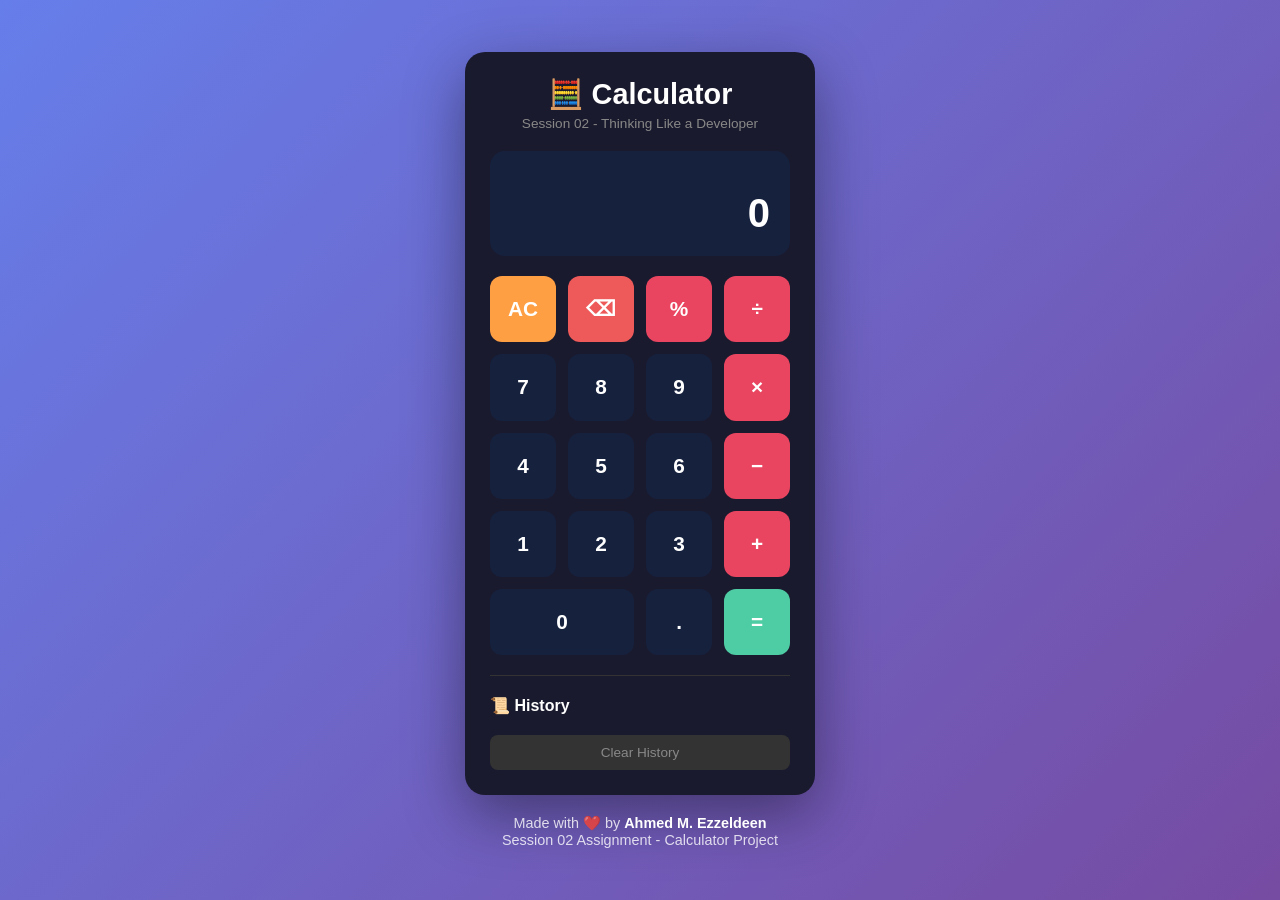
<file: Homework/Session 02/index.html>
<!DOCTYPE html>
<html lang="en">
<head>
    <meta charset="UTF-8">
    <meta name="viewport" content="width=device-width, initial-scale=1.0">
    <title>Calculator - Session 02 Project</title>
    <link rel="stylesheet" href="style.css">
</head>
<body>
    <div class="container">
        <div class="calculator">
            <h1>🧮 Calculator</h1>
            <p class="subtitle">Session 02 - Thinking Like a Developer</p>
            
            <!-- Display -->
            <div class="display">
                <div class="previous-operand" id="previousOperand"></div>
                <div class="current-operand" id="currentOperand">0</div>
            </div>
            
            <!-- Buttons -->
            <div class="buttons">
                <button class="btn btn-clear" onclick="clearAll()">AC</button>
                <button class="btn btn-delete" onclick="deleteLast()">⌫</button>
                <button class="btn btn-operator" onclick="appendOperator('%')">%</button>
                <button class="btn btn-operator" onclick="appendOperator('/')">÷</button>
                
                <button class="btn btn-number" onclick="appendNumber('7')">7</button>
                <button class="btn btn-number" onclick="appendNumber('8')">8</button>
                <button class="btn btn-number" onclick="appendNumber('9')">9</button>
                <button class="btn btn-operator" onclick="appendOperator('*')">×</button>
                
                <button class="btn btn-number" onclick="appendNumber('4')">4</button>
                <button class="btn btn-number" onclick="appendNumber('5')">5</button>
                <button class="btn btn-number" onclick="appendNumber('6')">6</button>
                <button class="btn btn-operator" onclick="appendOperator('-')">−</button>
                
                <button class="btn btn-number" onclick="appendNumber('1')">1</button>
                <button class="btn btn-number" onclick="appendNumber('2')">2</button>
                <button class="btn btn-number" onclick="appendNumber('3')">3</button>
                <button class="btn btn-operator" onclick="appendOperator('+')">+</button>
                
                <button class="btn btn-number btn-zero" onclick="appendNumber('0')">0</button>
                <button class="btn btn-number" onclick="appendDecimal()">.</button>
                <button class="btn btn-equals" onclick="calculate()">=</button>
            </div>
            
            <!-- Error Message -->
            <div class="error-message" id="errorMessage"></div>
            
            <!-- History -->
            <div class="history-section">
                <h3>📜 History</h3>
                <div class="history" id="history"></div>
                <button class="btn-clear-history" onclick="clearHistory()">Clear History</button>
            </div>
        </div>
        
        <!-- Footer -->
        <footer>
            <p>Made with ❤️ by <strong>Ahmed M. Ezzeldeen</strong></p>
            <p>Session 02 Assignment - Calculator Project</p>
        </footer>
    </div>
    
    <script src="script.js"></script>
</body>
</html>
</file>
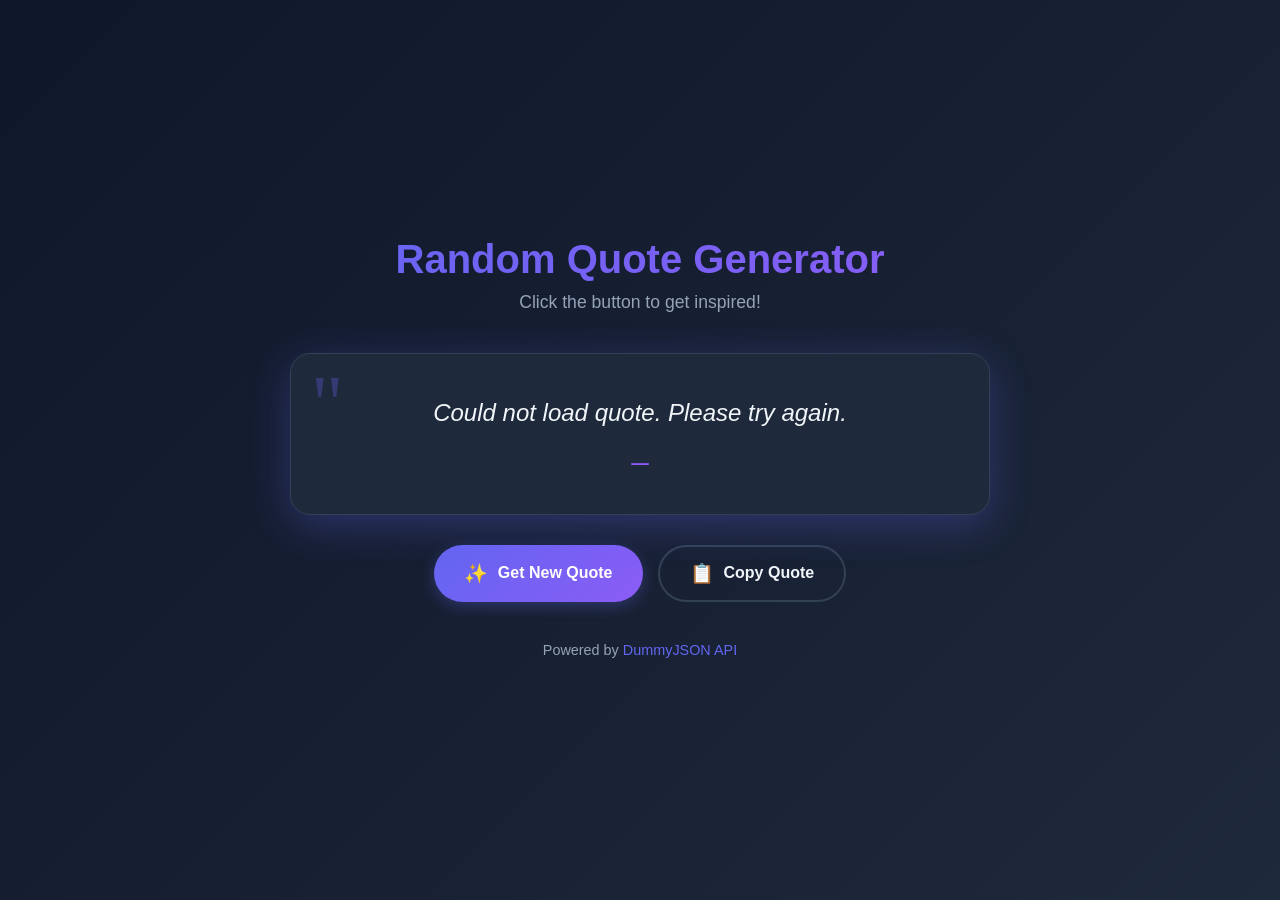
<file: Homework/session 10/quote-app/index.html>
<!DOCTYPE html>
<html lang="en">
<head>
    <meta charset="UTF-8">
    <meta name="viewport" content="width=device-width, initial-scale=1.0">
    <title>Random Quote Generator</title>
    <link rel="stylesheet" href="style.css">
</head>
<body>
    <div class="container">
        <header>
            <h1>Random Quote Generator</h1>
            <p class="subtitle">Click the button to get inspired!</p>
        </header>

        <main class="quote-card">
            <div class="quote-icon">"</div>
            <p id="quote-text" class="quote-text">Click the button to get a quote</p>
            <p id="quote-author" class="quote-author"></p>
        </main>

        <div class="actions">
            <button id="new-quote" class="btn btn-primary">
                <span class="btn-icon">✨</span>
                Get New Quote
            </button>
            <button id="copy-quote" class="btn btn-secondary">
                <span class="btn-icon">📋</span>
                Copy Quote
            </button>
        </div>

        <div id="notification" class="notification"></div>

        <footer>
            <p>Powered by <a href="https://dummyjson.com" target="_blank">DummyJSON API</a></p>
        </footer>
    </div>

    <script src="script.js"></script>
</body>
</html>
</file>
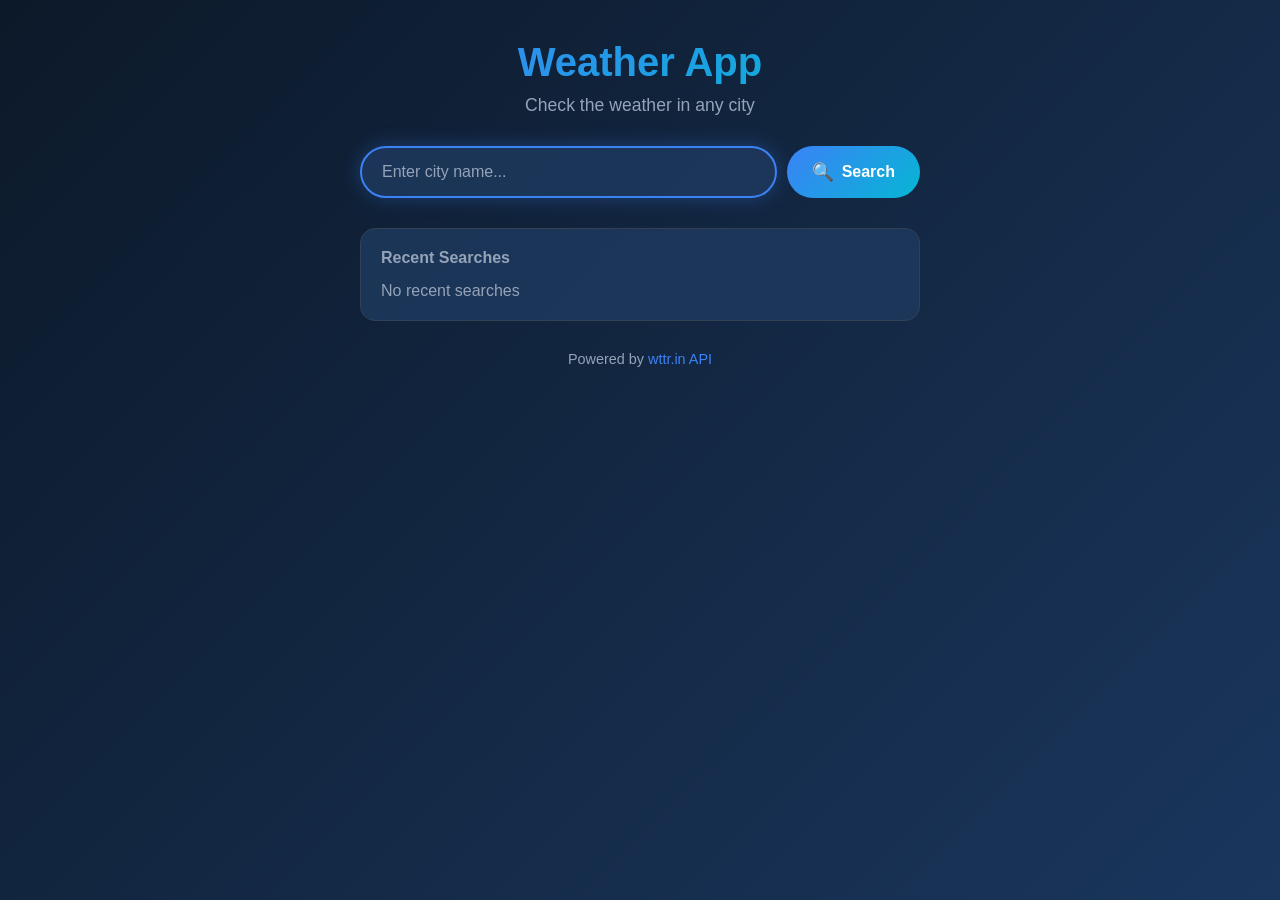
<file: Homework/session 10/weather-app/index.html>
<!DOCTYPE html>
<html lang="en">
<head>
    <meta charset="UTF-8">
    <meta name="viewport" content="width=device-width, initial-scale=1.0">
    <title>Weather App</title>
    <link rel="stylesheet" href="style.css">
</head>
<body>
    <div class="container">
        <header>
            <h1>Weather App</h1>
            <p class="subtitle">Check the weather in any city</p>
        </header>

        <div class="search-box">
            <input
                type="text"
                id="city-input"
                placeholder="Enter city name..."
                autocomplete="off"
            >
            <button id="search-btn" class="btn-search">
                <span class="search-icon">🔍</span>
                Search
            </button>
        </div>

        <main id="weather-result" class="weather-card hidden">
            <!-- Weather content will be inserted here -->
        </main>

        <div id="loading" class="loading hidden">
            <div class="spinner"></div>
            <p>Fetching weather data...</p>
        </div>

        <div id="error-message" class="error-message hidden">
            <span class="error-icon">⚠️</span>
            <p id="error-text">City not found. Please try again.</p>
        </div>

        <div class="recent-searches" id="recent-searches">
            <h3>Recent Searches</h3>
            <div id="recent-list" class="recent-list"></div>
        </div>

        <footer>
            <p>Powered by <a href="https://wttr.in" target="_blank">wttr.in API</a></p>
        </footer>
    </div>

    <script src="script.js"></script>
</body>
</html>
</file>
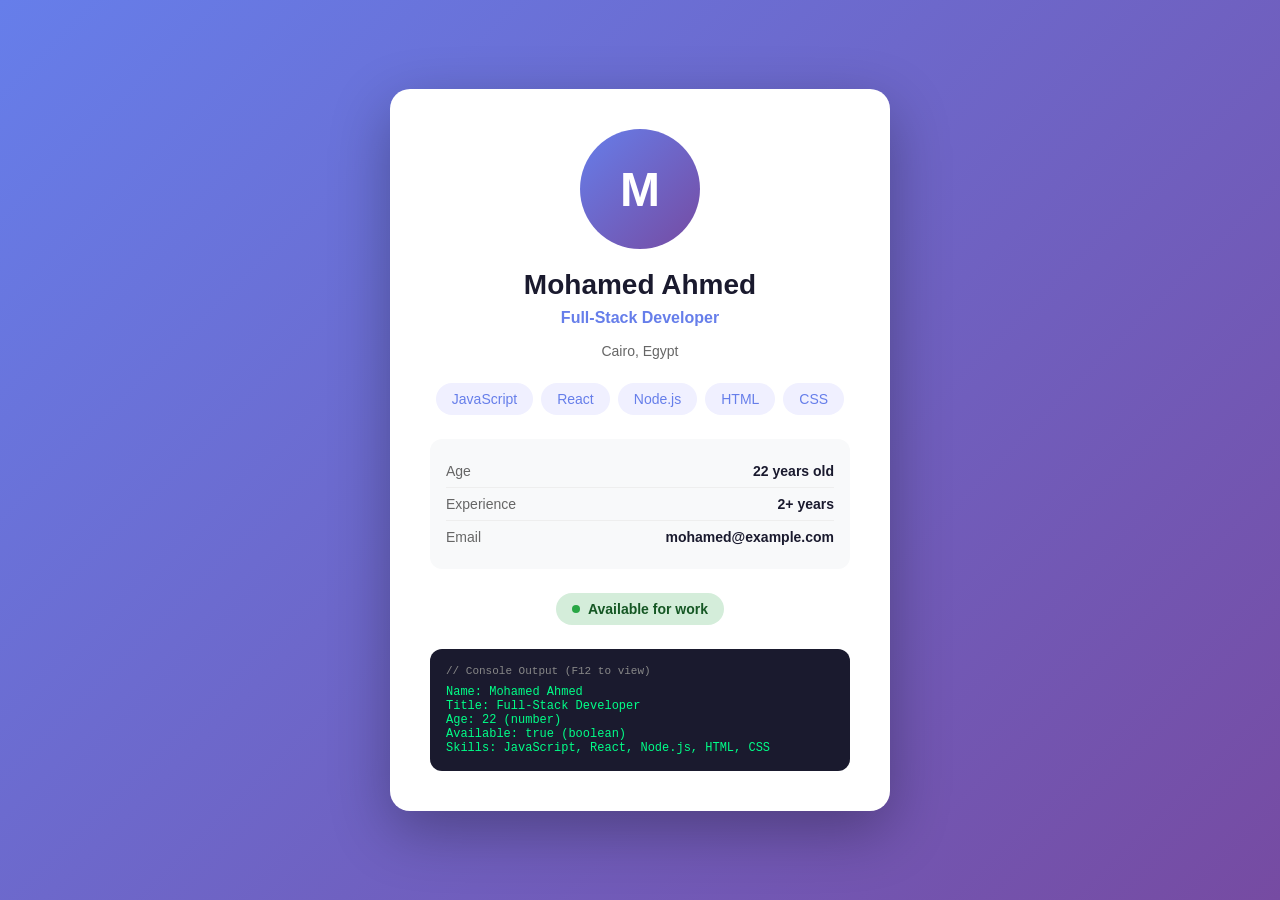
<file: Homework/session 05/portfolio.html>
<!DOCTYPE html>
<html lang="en">
<head>
    <meta charset="UTF-8">
    <meta name="viewport" content="width=device-width, initial-scale=1.0">
    <title>My Portfolio - Session 05</title>
    <style>
        * {
            margin: 0;
            padding: 0;
            box-sizing: border-box;
        }
        
        body {
            font-family: -apple-system, BlinkMacSystemFont, 'Segoe UI', Roboto, sans-serif;
            background: linear-gradient(135deg, #667eea 0%, #764ba2 100%);
            min-height: 100vh;
            display: flex;
            align-items: center;
            justify-content: center;
            padding: 20px;
        }
        
        .card {
            background: white;
            border-radius: 20px;
            padding: 40px;
            max-width: 500px;
            width: 100%;
            box-shadow: 0 20px 60px rgba(0, 0, 0, 0.3);
            text-align: center;
        }
        
        .avatar {
            width: 120px;
            height: 120px;
            background: linear-gradient(135deg, #667eea 0%, #764ba2 100%);
            border-radius: 50%;
            margin: 0 auto 20px;
            display: flex;
            align-items: center;
            justify-content: center;
            font-size: 48px;
            color: white;
            font-weight: bold;
        }
        
        .name {
            font-size: 28px;
            font-weight: 700;
            color: #1a1a2e;
            margin-bottom: 8px;
        }
        
        .title {
            font-size: 16px;
            color: #667eea;
            font-weight: 600;
            margin-bottom: 16px;
        }
        
        .location {
            font-size: 14px;
            color: #666;
            margin-bottom: 24px;
        }
        
        .skills {
            display: flex;
            flex-wrap: wrap;
            gap: 8px;
            justify-content: center;
            margin-bottom: 24px;
        }
        
        .skill {
            background: #f0f0ff;
            color: #667eea;
            padding: 8px 16px;
            border-radius: 20px;
            font-size: 14px;
            font-weight: 500;
        }
        
        .info {
            background: #f8f9fa;
            border-radius: 12px;
            padding: 16px;
            margin-bottom: 24px;
        }
        
        .info-item {
            display: flex;
            justify-content: space-between;
            padding: 8px 0;
            border-bottom: 1px solid #eee;
        }
        
        .info-item:last-child {
            border-bottom: none;
        }
        
        .info-label {
            color: #666;
            font-size: 14px;
        }
        
        .info-value {
            font-weight: 600;
            color: #1a1a2e;
            font-size: 14px;
        }
        
        .status {
            display: inline-flex;
            align-items: center;
            gap: 8px;
            background: #d4edda;
            color: #155724;
            padding: 8px 16px;
            border-radius: 20px;
            font-size: 14px;
            font-weight: 600;
        }
        
        .status-dot {
            width: 8px;
            height: 8px;
            background: #28a745;
            border-radius: 50%;
        }
        
        .output {
            margin-top: 24px;
            padding: 16px;
            background: #1a1a2e;
            border-radius: 12px;
            color: #00ff88;
            font-family: 'Courier New', monospace;
            font-size: 12px;
            text-align: left;
            max-height: 200px;
            overflow-y: auto;
        }
        
        .output-title {
            color: #888;
            margin-bottom: 8px;
            font-size: 11px;
        }
    </style>
</head>
<body>
    <div class="card">
        <div class="avatar" id="avatar">M</div>
        <h1 class="name" id="name">Loading...</h1>
        <p class="title" id="title">Loading...</p>
        <p class="location" id="location">Loading...</p>
        
        <div class="skills" id="skills">
            <!-- Skills will be added by JavaScript -->
        </div>
        
        <div class="info">
            <div class="info-item">
                <span class="info-label">Age</span>
                <span class="info-value" id="age">-</span>
            </div>
            <div class="info-item">
                <span class="info-label">Experience</span>
                <span class="info-value" id="experience">-</span>
            </div>
            <div class="info-item">
                <span class="info-label">Email</span>
                <span class="info-value" id="email">-</span>
            </div>
        </div>
        
        <div class="status" id="status">
            <span class="status-dot"></span>
            <span>Available for work</span>
        </div>
        
        <div class="output">
            <div class="output-title">// Console Output (F12 to view)</div>
            <div id="console-output"></div>
        </div>
    </div>

    <script>
        // =============================================
        // Session 05 - Portfolio Script
        // Topic: Variables, Data Types, console.log()
        // =============================================

        // ===== Personal Information =====
        const fullName = "Mohamed Ahmed";        // String
        let jobTitle = "Full-Stack Developer";  // String
        let age = 22;                            // Number
        let city = "Cairo";                     // String
        let country = "Egypt";                  // String
        let isAvailable = true;                 // Boolean
        let yearsOfExperience = 2;              // Number
        let email = "mohamed@example.com";      // String

        // ===== Skills Array =====
        // Note: We'll learn arrays in Session 08
        let skills = ["JavaScript", "React", "Node.js", "HTML", "CSS"];

        // ===== Log to Console =====
        console.log("========== Profile Data ==========");
        console.log("Name:", fullName);
        console.log("Title:", jobTitle);
        console.log("Age:", age);
        console.log("Location:", city + ", " + country);
        console.log("Available:", isAvailable);
        console.log("Experience:", yearsOfExperience + " years");
        console.log("Email:", email);
        
        console.log("\n========== Data Types ==========");
        console.log("typeof fullName:", typeof fullName);           // string
        console.log("typeof jobTitle:", typeof jobTitle);           // string
        console.log("typeof age:", typeof age);                     // number
        console.log("typeof isAvailable:", typeof isAvailable);     // boolean
        console.log("typeof yearsOfExperience:", typeof yearsOfExperience); // number

        // ===== Update the HTML =====
        document.getElementById("avatar").textContent = fullName.charAt(0);
        document.getElementById("name").textContent = fullName;
        document.getElementById("title").textContent = jobTitle;
        document.getElementById("location").textContent = city + ", " + country;
        document.getElementById("age").textContent = age + " years old";
        document.getElementById("experience").textContent = yearsOfExperience + "+ years";
        document.getElementById("email").textContent = email;

        // ===== Add Skills to HTML =====
        let skillsContainer = document.getElementById("skills");
        for (let i = 0; i < skills.length; i++) {
            let skillElement = document.createElement("span");
            skillElement.className = "skill";
            skillElement.textContent = skills[i];
            skillsContainer.appendChild(skillElement);
        }

        // ===== Update Status =====
        if (isAvailable) {
            document.getElementById("status").innerHTML = '<span class="status-dot"></span><span>Available for work</span>';
        } else {
            document.getElementById("status").innerHTML = '<span>Currently not available</span>';
            document.getElementById("status").style.background = "#fff3cd";
            document.getElementById("status").style.color = "#856404";
        }

        // ===== Display Console Output in Page =====
        let consoleOutput = document.getElementById("console-output");
        consoleOutput.innerHTML = 
            "Name: " + fullName + "<br>" +
            "Title: " + jobTitle + "<br>" +
            "Age: " + age + " (" + typeof age + ")<br>" +
            "Available: " + isAvailable + " (" + typeof isAvailable + ")<br>" +
            "Skills: " + skills.join(", ");

        // ===== Additional Practice =====
        // Try changing these values and see what happens!
        console.log("\n========== Practice ==========");
        
        // Using const for values that shouldn't change
        const PORTFOLIO_VERSION = "1.0.0";
        const CREATION_YEAR = 2024;
        
        console.log("Portfolio Version:", PORTFOLIO_VERSION);
        console.log("Created:", CREATION_YEAR);
        console.log("typeof PORTFOLIO_VERSION:", typeof PORTFOLIO_VERSION);
        console.log("typeof CREATION_YEAR:", typeof CREATION_YEAR);

        // Special data types
        let futureProject;                    // undefined
        let completedProject = null;          // null
        
        console.log("\nfutureProject:", futureProject);
        console.log("typeof futureProject:", typeof futureProject);
        console.log("completedProject:", completedProject);
        console.log("typeof completedProject:", typeof completedProject); // "object" - JS quirk!
    </script>
</body>
</html>
</file>
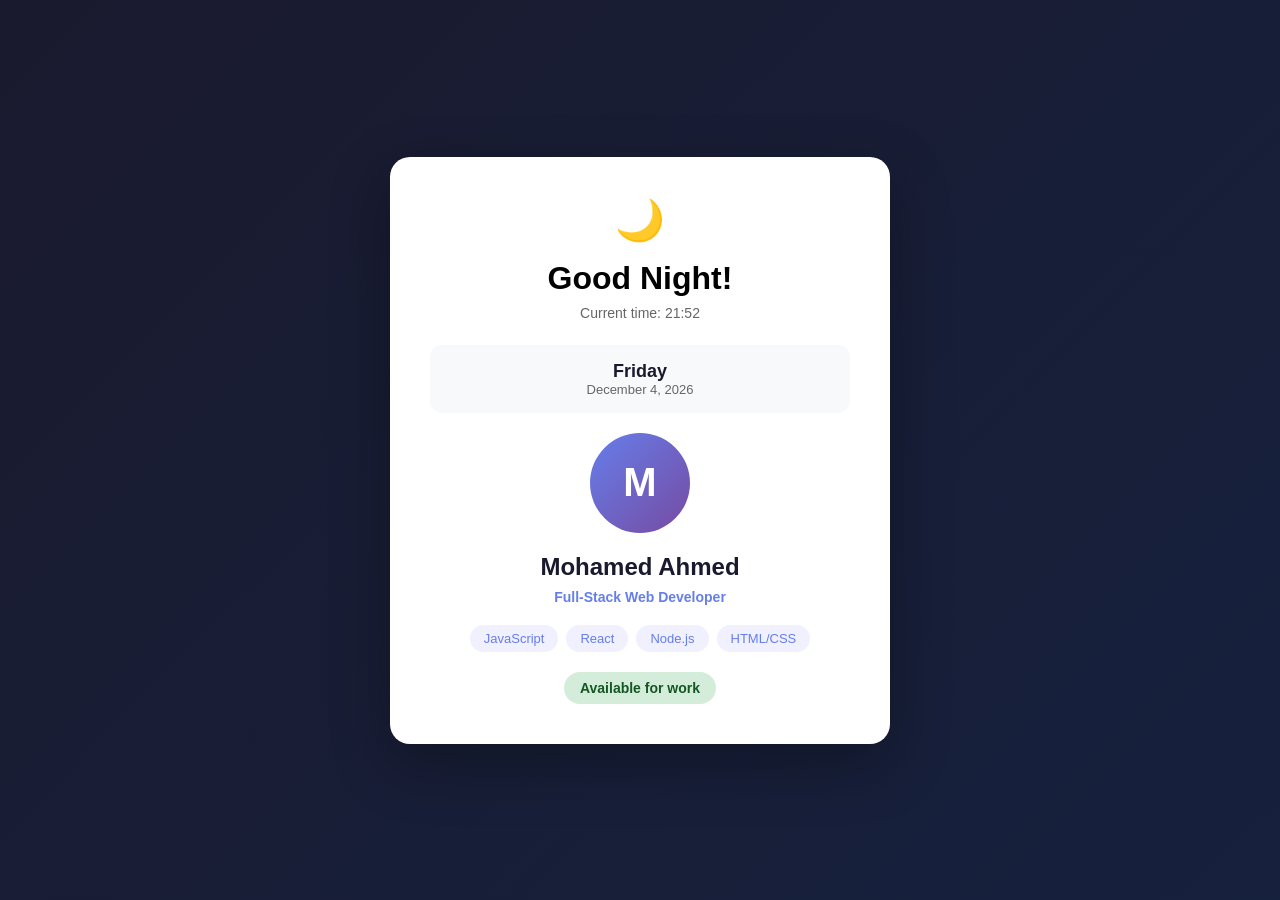
<file: Homework/session 06/portfolio-greeting.html>
<!DOCTYPE html>
<html lang="en">
<head>
    <meta charset="UTF-8">
    <meta name="viewport" content="width=device-width, initial-scale=1.0">
    <title>Portfolio with Time Greeting - Session 06</title>
    <style>
        * {
            margin: 0;
            padding: 0;
            box-sizing: border-box;
        }
        
        body {
            font-family: -apple-system, BlinkMacSystemFont, 'Segoe UI', Roboto, sans-serif;
            background: linear-gradient(135deg, #1a1a2e 0%, #16213e 100%);
            min-height: 100vh;
            display: flex;
            align-items: center;
            justify-content: center;
            padding: 20px;
        }
        
        .card {
            background: white;
            border-radius: 20px;
            padding: 40px;
            max-width: 500px;
            width: 100%;
            box-shadow: 0 20px 60px rgba(0, 0, 0, 0.3);
            text-align: center;
        }
        
        .greeting {
            font-size: 32px;
            font-weight: 700;
            margin-bottom: 8px;
        }
        
        .time {
            font-size: 14px;
            color: #666;
            margin-bottom: 24px;
        }
        
        .avatar {
            width: 100px;
            height: 100px;
            background: linear-gradient(135deg, #667eea 0%, #764ba2 100%);
            border-radius: 50%;
            margin: 0 auto 20px;
            display: flex;
            align-items: center;
            justify-content: center;
            font-size: 40px;
            color: white;
            font-weight: bold;
        }
        
        .name {
            font-size: 24px;
            font-weight: 700;
            color: #1a1a2e;
            margin-bottom: 8px;
        }
        
        .title {
            font-size: 14px;
            color: #667eea;
            font-weight: 600;
            margin-bottom: 20px;
        }
        
        .skills {
            display: flex;
            flex-wrap: wrap;
            gap: 8px;
            justify-content: center;
            margin-bottom: 20px;
        }
        
        .skill {
            background: #f0f0ff;
            color: #667eea;
            padding: 6px 14px;
            border-radius: 20px;
            font-size: 13px;
            font-weight: 500;
        }
        
        .day-info {
            background: #f8f9fa;
            border-radius: 12px;
            padding: 16px;
            margin-bottom: 20px;
        }
        
        .day-name {
            font-size: 18px;
            font-weight: 600;
            color: #1a1a2e;
        }
        
        .date-full {
            font-size: 13px;
            color: #666;
        }
        
        .status {
            display: inline-flex;
            align-items: center;
            gap: 8px;
            background: #d4edda;
            color: #155724;
            padding: 8px 16px;
            border-radius: 20px;
            font-size: 14px;
            font-weight: 600;
        }
        
        .icon {
            font-size: 40px;
            margin-bottom: 16px;
        }
    </style>
</head>
<body>
    <div class="card">
        <div class="icon" id="greeting-icon">☀️</div>
        <h1 class="greeting" id="greeting">Loading...</h1>
        <p class="time" id="time">--:--</p>
        
        <div class="day-info">
            <div class="day-name" id="day-name">Loading...</div>
            <div class="date-full" id="date-full">Loading...</div>
        </div>
        
        <div class="avatar">M</div>
        <h2 class="name">Mohamed Ahmed</h2>
        <p class="title">Full-Stack Web Developer</p>
        
        <div class="skills">
            <span class="skill">JavaScript</span>
            <span class="skill">React</span>
            <span class="skill">Node.js</span>
            <span class="skill">HTML/CSS</span>
        </div>
        
        <div class="status">
            <span>Available for work</span>
        </div>
    </div>

    <script>
        // =============================================
        // Session 06 - Portfolio Time Greeting
        // Topic: new Date(), getHours(), if/else, switch
        // =============================================

        // ===== Get Current Date and Time =====
        let now = new Date();
        let hour = now.getHours();
        let minutes = now.getMinutes();
        let day = now.getDay();        // 0-6 (Sunday-Saturday)
        let date = now.getDate();
        let month = now.getMonth();    // 0-11
        let year = now.getFullYear();

        // ===== Time Greeting with if/else =====
        let greeting;
        let greetingIcon;

        if (hour < 12) {
            greeting = "Good Morning!";
            greetingIcon = "☀️";
        } else if (hour < 17) {
            greeting = "Good Afternoon!";
            greetingIcon = "🌤️";
        } else if (hour < 21) {
            greeting = "Good Evening!";
            greetingIcon = "🌅";
        } else {
            greeting = "Good Night!";
            greetingIcon = "🌙";
        }

        // Update the greeting
        document.getElementById("greeting").textContent = greeting;
        document.getElementById("greeting-icon").textContent = greetingIcon;

        // ===== Format Time =====
        let formattedMinutes = minutes < 10 ? "0" + minutes : minutes;
        let timeString = hour + ":" + formattedMinutes;
        document.getElementById("time").textContent = "Current time: " + timeString;

        // ===== Day Name with switch =====
        let dayName;
        switch (day) {
            case 0:
                dayName = "Sunday";
                break;
            case 1:
                dayName = "Monday";
                break;
            case 2:
                dayName = "Tuesday";
                break;
            case 3:
                dayName = "Wednesday";
                break;
            case 4:
                dayName = "Thursday";
                break;
            case 5:
                dayName = "Friday";
                break;
            case 6:
                dayName = "Saturday";
                break;
            default:
                dayName = "Unknown";
        }

        document.getElementById("day-name").textContent = dayName;

        // ===== Month Name with switch =====
        let monthName;
        switch (month) {
            case 0: monthName = "January"; break;
            case 1: monthName = "February"; break;
            case 2: monthName = "March"; break;
            case 3: monthName = "April"; break;
            case 4: monthName = "May"; break;
            case 5: monthName = "June"; break;
            case 6: monthName = "July"; break;
            case 7: monthName = "August"; break;
            case 8: monthName = "September"; break;
            case 9: monthName = "October"; break;
            case 10: monthName = "November"; break;
            case 11: monthName = "December"; break;
            default: monthName = "Unknown";
        }

        let fullDate = monthName + " " + date + ", " + year;
        document.getElementById("date-full").textContent = fullDate;

        // ===== Console Output =====
        console.log("========== Date & Time Info ==========");
        console.log("Hour:", hour);
        console.log("Minutes:", minutes);
        console.log("Day (0-6):", day, "->", dayName);
        console.log("Month (0-11):", month, "->", monthName);
        console.log("Date:", date);
        console.log("Year:", year);
        console.log("Greeting:", greeting);
        console.log("Full Date:", fullDate);

        // ===== Additional Practice: Time-based Messages =====
        let activity;

        if (hour >= 5 && hour < 9) {
            activity = "Perfect time for coding practice!";
        } else if (hour >= 9 && hour < 12) {
            activity = "Great time to work on projects!";
        } else if (hour >= 12 && hour < 14) {
            activity = "Lunch break time! 🍽️";
        } else if (hour >= 14 && hour < 18) {
            activity = "Afternoon coding session!";
        } else if (hour >= 18 && hour < 21) {
            activity = "Evening review time!";
        } else {
            activity = "Time to rest and recharge!";
        }

        console.log("Activity suggestion:", activity);

        // ===== Working Hours Check =====
        let isWorkingHours = hour >= 9 && hour < 17;
        console.log("Is working hours (9-17)?", isWorkingHours);

        // ===== Weekend Check =====
        let isWeekend = day === 0 || day === 6;
        console.log("Is weekend?", isWeekend, dayName);

        // ===== Days until Friday =====
        let daysUntilFriday = (5 - day + 7) % 7;
        if (daysUntilFriday === 0) {
            console.log("It's Friday! 🎉");
        } else {
            console.log("Days until Friday:", daysUntilFriday);
        }
    </script>
</body>
</html>
</file>
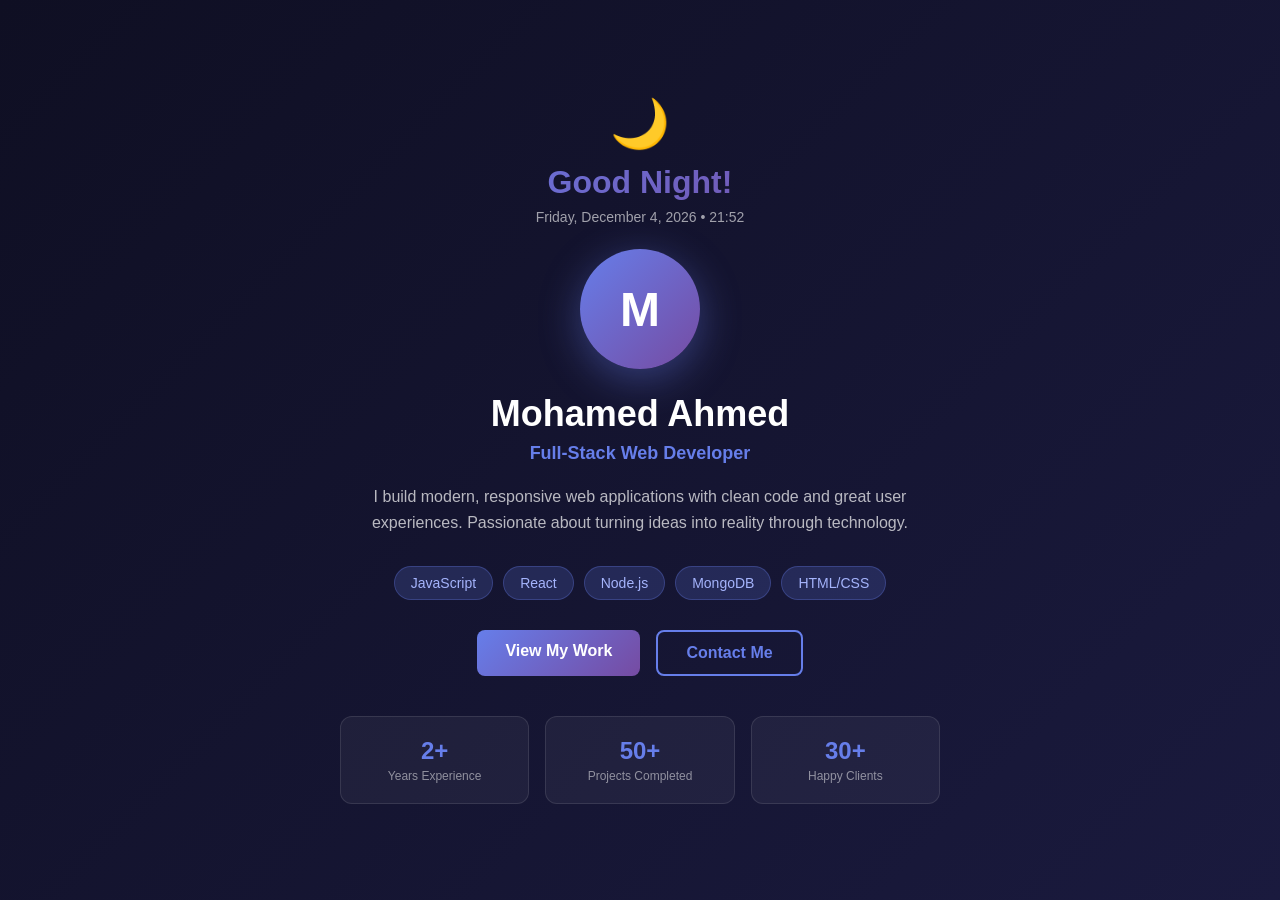
<file: Homework/session 07/portfolio-greeting.html>
<!DOCTYPE html>
<html lang="en">
<head>
    <meta charset="UTF-8">
    <meta name="viewport" content="width=device-width, initial-scale=1.0">
    <title>Portfolio with greetByTime() - Session 07</title>
    <style>
        * {
            margin: 0;
            padding: 0;
            box-sizing: border-box;
        }
        
        body {
            font-family: -apple-system, BlinkMacSystemFont, 'Segoe UI', Roboto, sans-serif;
            background: linear-gradient(135deg, #0f0f23 0%, #1a1a3e 100%);
            min-height: 100vh;
            color: white;
        }
        
        .hero {
            min-height: 100vh;
            display: flex;
            align-items: center;
            justify-content: center;
            padding: 20px;
        }
        
        .hero-content {
            text-align: center;
            max-width: 600px;
        }
        
        .greeting-container {
            margin-bottom: 24px;
        }
        
        .greeting-icon {
            font-size: 48px;
            margin-bottom: 12px;
        }
        
        .greeting-text {
            font-size: 32px;
            font-weight: 700;
            background: linear-gradient(135deg, #667eea 0%, #764ba2 100%);
            -webkit-background-clip: text;
            -webkit-text-fill-color: transparent;
            background-clip: text;
        }
        
        .time-display {
            font-size: 14px;
            color: rgba(255, 255, 255, 0.6);
            margin-top: 8px;
        }
        
        .avatar {
            width: 120px;
            height: 120px;
            background: linear-gradient(135deg, #667eea 0%, #764ba2 100%);
            border-radius: 50%;
            margin: 0 auto 24px;
            display: flex;
            align-items: center;
            justify-content: center;
            font-size: 48px;
            font-weight: 700;
            box-shadow: 0 10px 40px rgba(102, 126, 234, 0.4);
        }
        
        .name {
            font-size: 36px;
            font-weight: 700;
            margin-bottom: 8px;
        }
        
        .title {
            font-size: 18px;
            color: #667eea;
            font-weight: 600;
            margin-bottom: 20px;
        }
        
        .description {
            font-size: 16px;
            color: rgba(255, 255, 255, 0.7);
            margin-bottom: 30px;
            line-height: 1.6;
        }
        
        .skills {
            display: flex;
            flex-wrap: wrap;
            gap: 10px;
            justify-content: center;
            margin-bottom: 30px;
        }
        
        .skill {
            background: rgba(102, 126, 234, 0.2);
            border: 1px solid rgba(102, 126, 234, 0.3);
            color: #a5b4fc;
            padding: 8px 16px;
            border-radius: 20px;
            font-size: 14px;
            font-weight: 500;
        }
        
        .cta-buttons {
            display: flex;
            gap: 16px;
            justify-content: center;
            flex-wrap: wrap;
        }
        
        .btn {
            padding: 12px 28px;
            border-radius: 8px;
            font-size: 16px;
            font-weight: 600;
            cursor: pointer;
            transition: all 0.3s ease;
            text-decoration: none;
        }
        
        .btn-primary {
            background: linear-gradient(135deg, #667eea 0%, #764ba2 100%);
            color: white;
            border: none;
        }
        
        .btn-primary:hover {
            transform: translateY(-2px);
            box-shadow: 0 10px 30px rgba(102, 126, 234, 0.4);
        }
        
        .btn-outline {
            background: transparent;
            color: #667eea;
            border: 2px solid #667eea;
        }
        
        .btn-outline:hover {
            background: rgba(102, 126, 234, 0.1);
        }
        
        .info-cards {
            display: grid;
            grid-template-columns: repeat(3, 1fr);
            gap: 16px;
            margin-top: 40px;
        }
        
        .info-card {
            background: rgba(255, 255, 255, 0.05);
            border: 1px solid rgba(255, 255, 255, 0.1);
            border-radius: 12px;
            padding: 20px;
            text-align: center;
        }
        
        .info-card-value {
            font-size: 24px;
            font-weight: 700;
            color: #667eea;
        }
        
        .info-card-label {
            font-size: 12px;
            color: rgba(255, 255, 255, 0.5);
            margin-top: 4px;
        }
        
        @media (max-width: 600px) {
            .name { font-size: 28px; }
            .greeting-text { font-size: 24px; }
            .info-cards { grid-template-columns: 1fr; }
        }
    </style>
</head>
<body>
    <section class="hero">
        <div class="hero-content">
            <!-- Greeting Section - Updated by JavaScript -->
            <div class="greeting-container">
                <div class="greeting-icon" id="greetingIcon">☀️</div>
                <h1 class="greeting-text" id="greetingText">Loading...</h1>
                <div class="time-display" id="timeDisplay">--:--</div>
            </div>
            
            <!-- Avatar -->
            <div class="avatar">M</div>
            
            <!-- Name & Title -->
            <h2 class="name">Mohamed Ahmed</h2>
            <p class="title">Full-Stack Web Developer</p>
            
            <!-- Description -->
            <p class="description">
                I build modern, responsive web applications with clean code and great user experiences.
                Passionate about turning ideas into reality through technology.
            </p>
            
            <!-- Skills -->
            <div class="skills">
                <span class="skill">JavaScript</span>
                <span class="skill">React</span>
                <span class="skill">Node.js</span>
                <span class="skill">MongoDB</span>
                <span class="skill">HTML/CSS</span>
            </div>
            
            <!-- CTA Buttons -->
            <div class="cta-buttons">
                <a href="#projects" class="btn btn-primary">View My Work</a>
                <a href="#contact" class="btn btn-outline">Contact Me</a>
            </div>
            
            <!-- Info Cards -->
            <div class="info-cards">
                <div class="info-card">
                    <div class="info-card-value">2+</div>
                    <div class="info-card-label">Years Experience</div>
                </div>
                <div class="info-card">
                    <div class="info-card-value">50+</div>
                    <div class="info-card-label">Projects Completed</div>
                </div>
                <div class="info-card">
                    <div class="info-card-value">30+</div>
                    <div class="info-card-label">Happy Clients</div>
                </div>
            </div>
        </div>
    </section>

    <script>
        // =============================================
        // Session 07 - greetByTime() Function
        // Topic: Functions, Arrow Functions, Default Parameters
        // =============================================

        // ===== Main Function: greetByTime() =====
        // Arrow function with default parameter
        
        const greetByTime = (hour = new Date().getHours()) => {
            let greeting;
            let icon;
            
            if (hour >= 5 && hour < 12) {
                greeting = "Good Morning";
                icon = "☀️";
            } else if (hour >= 12 && hour < 17) {
                greeting = "Good Afternoon";
                icon = "🌤️";
            } else if (hour >= 17 && hour < 21) {
                greeting = "Good Evening";
                icon = "🌅";
            } else {
                greeting = "Good Night";
                icon = "🌙";
            }
            
            return { greeting, icon };
        };

        // ===== Helper Functions =====

        // Format time with leading zeros
        const formatTime = (hours, minutes) => {
            const h = hours < 10 ? "0" + hours : hours;
            const m = minutes < 10 ? "0" + minutes : minutes;
            return `${h}:${m}`;
        };

        // Get day name
        const getDayName = () => {
            const days = ["Sunday", "Monday", "Tuesday", "Wednesday", "Thursday", "Friday", "Saturday"];
            return days[new Date().getDay()];
        };

        // Get formatted date
        const getFormattedDate = () => {
            const months = [
                "January", "February", "March", "April", "May", "June",
                "July", "August", "September", "October", "November", "December"
            ];
            const now = new Date();
            return `${months[now.getMonth()]} ${now.getDate()}, ${now.getFullYear()}`;
        };

        // ===== Update the Hero Section =====

        const updateGreeting = () => {
            const now = new Date();
            const hour = now.getHours();
            const minutes = now.getMinutes();
            
            // Get greeting using our function
            const { greeting, icon } = greetByTime(hour);
            
            // Update DOM elements
            document.getElementById("greetingIcon").textContent = icon;
            document.getElementById("greetingText").textContent = greeting + "!";
            document.getElementById("timeDisplay").textContent = 
                `${getDayName()}, ${getFormattedDate()} • ${formatTime(hour, minutes)}`;
        };

        // Call on page load
        updateGreeting();

        // Update every minute
        setInterval(updateGreeting, 60000);

        // ===== Console Output for Learning =====

        console.log("========== greetByTime() Function Demo ==========\n");

        // Test with different hours
        const testHours = [6, 10, 12, 15, 18, 20, 23, 2];
        
        console.log("Testing greetByTime() with different hours:\n");
        testHours.forEach(hour => {
            const result = greetByTime(hour);
            console.log(`  ${hour}:00 → ${result.icon} ${result.greeting}`);
        });

        // Test with default (current hour)
        const current = greetByTime();
        console.log(`\nCurrent time → ${current.icon} ${current.greeting}`);

        // ===== More Function Examples =====

        // Function with default object parameter
        const createUserCard = (user = { name: "Guest", role: "Visitor" }) => {
            return `${user.name} (${user.role})`;
        };

        console.log("\n========== Additional Function Examples ==========\n");
        console.log("Default user:", createUserCard());
        console.log("Custom user:", createUserCard({ name: "Ahmed", role: "Developer" }));

        // Higher-order function example
        const createMultiplier = factor => number => number * factor;

        const double2 = createMultiplier(2);
        const triple = createMultiplier(3);

        console.log("\nHigher-order function:");
        console.log("double(5):", double2(5));
        console.log("triple(5):", triple(5));

        // Callback example
        const processArray = (arr, callback) => {
            const result = [];
            for (let i = 0; i < arr.length; i++) {
                result.push(callback(arr[i]));
            }
            return result;
        };

        const numbers = [1, 2, 3, 4, 5];
        const squared = processArray(numbers, n => n * n);

        console.log("\nCallback example:");
        console.log("Original:", numbers);
        console.log("Squared:", squared);

        // ===== Scope Demonstration =====

        console.log("\n========== Scope Demonstration ==========\n");

        // Global variable
        const globalVar = "I'm global!";

        const demonstrateScope = () => {
            // Local variable
            const localVar = "I'm local!";
            
            console.log("Inside function:");
            console.log("  globalVar:", globalVar);
            console.log("  localVar:", localVar);
        };

        demonstrateScope();

        console.log("\nOutside function:");
        console.log("  globalVar:", globalVar);
        // console.log("  localVar:", localVar); // This would cause an error!
        console.log("  localVar: Not accessible (ReferenceError)");
    </script>
</body>
</html>
</file>
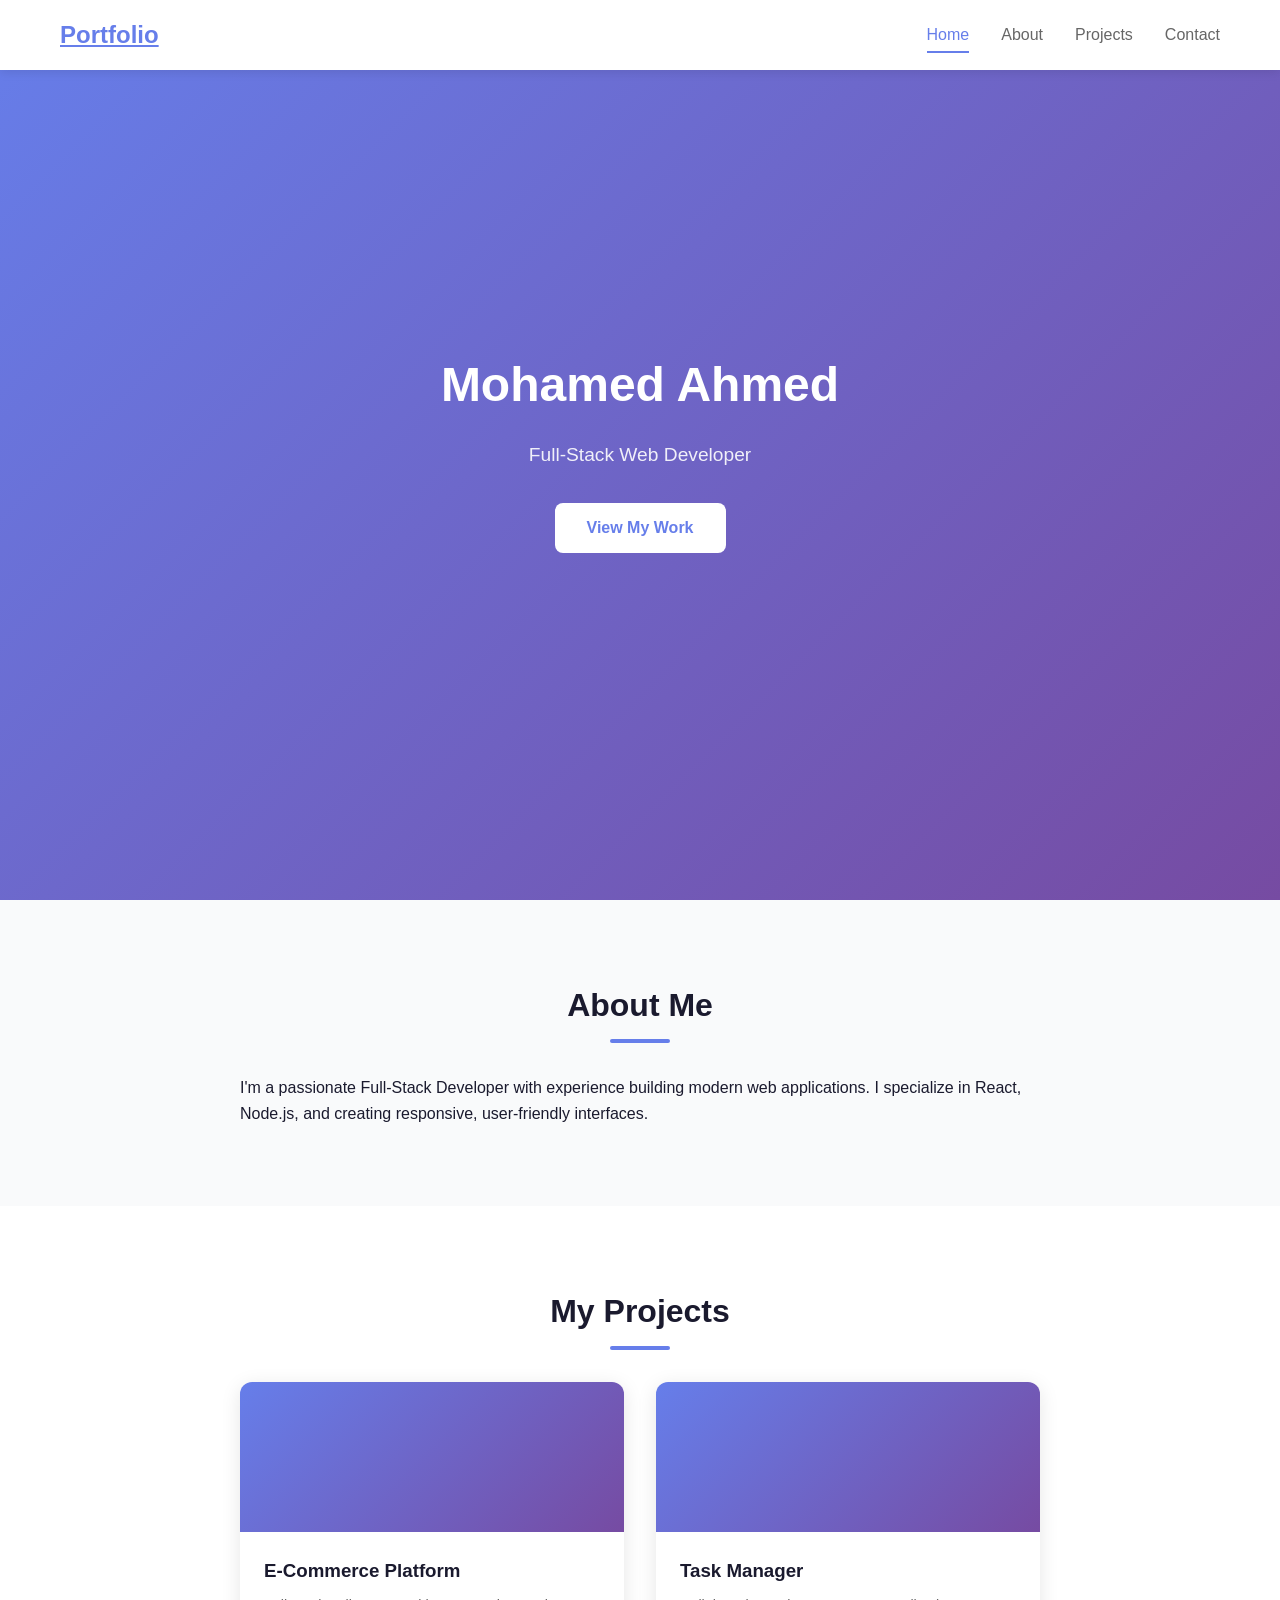
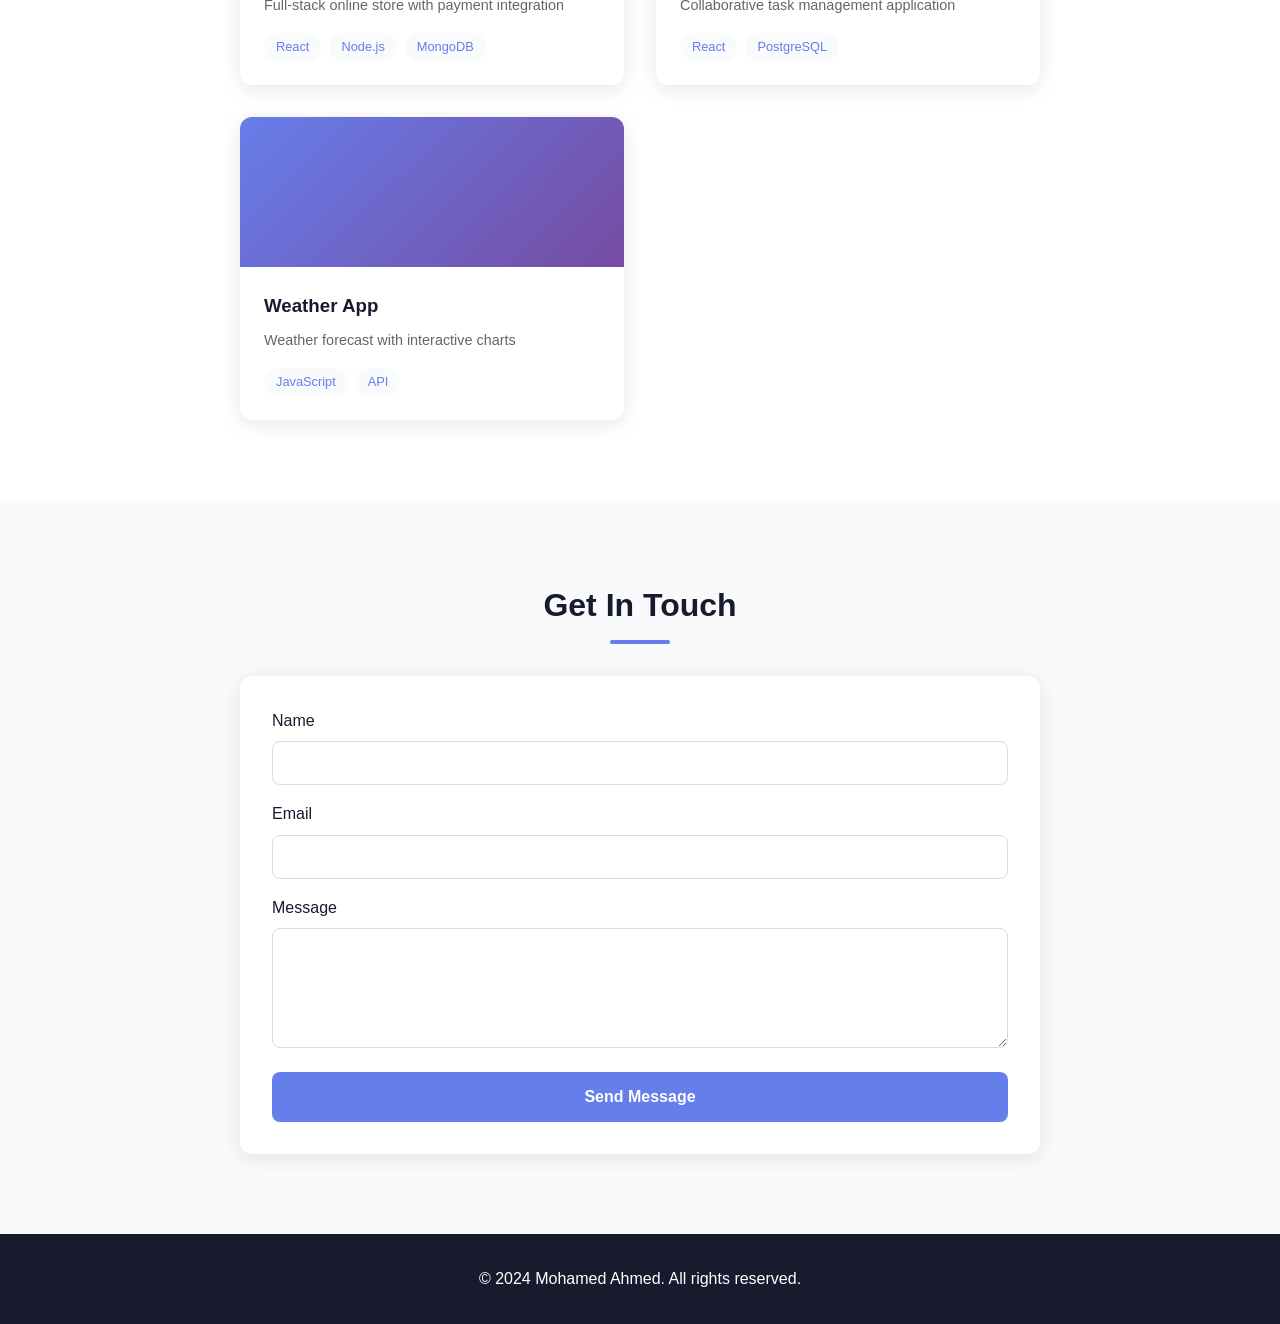
<file: Homework/session 09/portfolio-with-burger-menu.html>
<!DOCTYPE html>
<html lang="en">
<head>
    <meta charset="UTF-8">
    <meta name="viewport" content="width=device-width, initial-scale=1.0">
    <title>Portfolio with Burger Menu - Session 09</title>
    <style>
        * {
            margin: 0;
            padding: 0;
            box-sizing: border-box;
        }
        
        :root {
            --primary: #667eea;
            --primary-dark: #5a67d8;
            --text-dark: #1a1a2e;
            --text-light: #666;
            --bg-light: #f9fafb;
            --white: #ffffff;
        }
        
        body {
            font-family: -apple-system, BlinkMacSystemFont, 'Segoe UI', Roboto, sans-serif;
            line-height: 1.6;
            color: var(--text-dark);
        }
        
        /* ===== Navigation ===== */
        .navbar {
            position: fixed;
            top: 0;
            left: 0;
            right: 0;
            background: var(--white);
            box-shadow: 0 2px 10px rgba(0,0,0,0.1);
            z-index: 1000;
        }
        
        .nav-container {
            max-width: 1200px;
            margin: 0 auto;
            padding: 0 20px;
            display: flex;
            justify-content: space-between;
            align-items: center;
            height: 70px;
        }
        
        .logo {
            font-size: 1.5rem;
            font-weight: 700;
            color: var(--primary);
        }
        
        /* Burger Button */
        .burger-btn {
            display: none;
            flex-direction: column;
            gap: 5px;
            padding: 10px;
            background: none;
            border: none;
            cursor: pointer;
        }
        
        .burger-btn span {
            display: block;
            width: 25px;
            height: 3px;
            background: var(--text-dark);
            border-radius: 2px;
            transition: all 0.3s ease;
        }
        
        .burger-btn.active span:nth-child(1) {
            transform: rotate(45deg) translate(5px, 5px);
        }
        
        .burger-btn.active span:nth-child(2) {
            opacity: 0;
        }
        
        .burger-btn.active span:nth-child(3) {
            transform: rotate(-45deg) translate(7px, -6px);
        }
        
        /* Navigation Menu */
        .nav-menu {
            display: flex;
            gap: 2rem;
            list-style: none;
        }
        
        .nav-link {
            text-decoration: none;
            color: var(--text-light);
            font-weight: 500;
            padding: 0.5rem 0;
            border-bottom: 2px solid transparent;
            transition: all 0.3s ease;
        }
        
        .nav-link:hover,
        .nav-link.active {
            color: var(--primary);
            border-bottom-color: var(--primary);
        }
        
        /* Mobile Navigation */
        @media (max-width: 768px) {
            .burger-btn {
                display: flex;
            }
            
            .nav-menu {
                position: fixed;
                top: 70px;
                left: 0;
                right: 0;
                background: var(--white);
                flex-direction: column;
                padding: 2rem;
                gap: 0;
                transform: translateY(-100%);
                opacity: 0;
                visibility: hidden;
                transition: all 0.3s ease;
                box-shadow: 0 5px 20px rgba(0,0,0,0.1);
            }
            
            .nav-menu.open {
                transform: translateY(0);
                opacity: 1;
                visibility: visible;
            }
            
            .nav-link {
                display: block;
                padding: 1rem;
                border-bottom: 1px solid #eee;
            }
        }
        
        /* ===== Hero Section ===== */
        .hero {
            min-height: 100vh;
            display: flex;
            align-items: center;
            justify-content: center;
            background: linear-gradient(135deg, var(--primary) 0%, #764ba2 100%);
            color: var(--white);
            text-align: center;
            padding: 100px 20px;
        }
        
        .hero-content h1 {
            font-size: 3rem;
            margin-bottom: 1rem;
        }
        
        .hero-content p {
            font-size: 1.2rem;
            opacity: 0.9;
            margin-bottom: 2rem;
        }
        
        .btn {
            display: inline-block;
            padding: 0.75rem 2rem;
            border-radius: 8px;
            text-decoration: none;
            font-weight: 600;
            transition: all 0.3s ease;
        }
        
        .btn-primary {
            background: var(--white);
            color: var(--primary);
        }
        
        .btn-primary:hover {
            transform: translateY(-2px);
            box-shadow: 0 10px 30px rgba(0,0,0,0.2);
        }
        
        /* ===== Sections ===== */
        section {
            padding: 80px 20px;
        }
        
        .section-container {
            max-width: 800px;
            margin: 0 auto;
        }
        
        #about { background: var(--bg-light); }
        #projects { background: var(--white); }
        #contact { background: var(--bg-light); }
        
        h2 {
            font-size: 2rem;
            color: var(--text-dark);
            margin-bottom: 1rem;
            text-align: center;
        }
        
        h2::after {
            content: '';
            display: block;
            width: 60px;
            height: 4px;
            background: var(--primary);
            margin: 0.5rem auto 2rem;
            border-radius: 2px;
        }
        
        /* ===== Projects Grid ===== */
        .projects-grid {
            display: grid;
            grid-template-columns: repeat(auto-fit, minmax(280px, 1fr));
            gap: 2rem;
        }
        
        .project-card {
            background: var(--white);
            border-radius: 12px;
            overflow: hidden;
            box-shadow: 0 4px 20px rgba(0,0,0,0.1);
            transition: transform 0.3s ease;
        }
        
        .project-card:hover {
            transform: translateY(-5px);
        }
        
        .project-image {
            height: 150px;
            background: linear-gradient(135deg, var(--primary) 0%, #764ba2 100%);
        }
        
        .project-info {
            padding: 1.5rem;
        }
        
        .project-info h3 {
            margin-bottom: 0.5rem;
        }
        
        .project-info p {
            color: var(--text-light);
            font-size: 0.9rem;
        }
        
        .project-tags {
            display: flex;
            gap: 0.5rem;
            flex-wrap: wrap;
            margin-top: 1rem;
        }
        
        .tag {
            background: var(--bg-light);
            padding: 0.25rem 0.75rem;
            border-radius: 20px;
            font-size: 0.8rem;
            color: var(--primary);
        }
        
        /* ===== Contact Form ===== */
        .contact-form {
            background: var(--white);
            padding: 2rem;
            border-radius: 12px;
            box-shadow: 0 4px 20px rgba(0,0,0,0.1);
        }
        
        .form-group {
            margin-bottom: 1rem;
        }
        
        label {
            display: block;
            margin-bottom: 0.5rem;
            font-weight: 500;
        }
        
        input, textarea {
            width: 100%;
            padding: 0.75rem;
            border: 1px solid #ddd;
            border-radius: 8px;
            font-size: 1rem;
            transition: border-color 0.3s ease;
        }
        
        input:focus, textarea:focus {
            outline: none;
            border-color: var(--primary);
        }
        
        textarea {
            min-height: 120px;
            resize: vertical;
        }
        
        .btn-submit {
            width: 100%;
            padding: 1rem;
            background: var(--primary);
            color: var(--white);
            border: none;
            border-radius: 8px;
            font-size: 1rem;
            font-weight: 600;
            cursor: pointer;
            transition: background 0.3s ease;
        }
        
        .btn-submit:hover {
            background: var(--primary-dark);
        }
        
        /* ===== Footer ===== */
        footer {
            background: var(--text-dark);
            color: var(--white);
            text-align: center;
            padding: 2rem;
        }
    </style>
</head>
<body>
    <!-- Navigation -->
    <nav class="navbar">
        <div class="nav-container">
            <a href="#home" class="logo">Portfolio</a>
            
            <button class="burger-btn" aria-label="Toggle navigation menu">
                <span></span>
                <span></span>
                <span></span>
            </button>
            
            <ul class="nav-menu">
                <li><a href="#home" class="nav-link active">Home</a></li>
                <li><a href="#about" class="nav-link">About</a></li>
                <li><a href="#projects" class="nav-link">Projects</a></li>
                <li><a href="#contact" class="nav-link">Contact</a></li>
            </ul>
        </div>
    </nav>
    
    <!-- Hero Section -->
    <section id="home" class="hero">
        <div class="hero-content">
            <h1>Mohamed Ahmed</h1>
            <p>Full-Stack Web Developer</p>
            <a href="#projects" class="btn btn-primary">View My Work</a>
        </div>
    </section>
    
    <!-- About Section -->
    <section id="about">
        <div class="section-container">
            <h2>About Me</h2>
            <p>I'm a passionate Full-Stack Developer with experience building modern web applications. I specialize in React, Node.js, and creating responsive, user-friendly interfaces.</p>
        </div>
    </section>
    
    <!-- Projects Section -->
    <section id="projects">
        <div class="section-container">
            <h2>My Projects</h2>
            <div class="projects-grid" id="projectsGrid">
                <!-- Projects will be rendered by JavaScript -->
            </div>
        </div>
    </section>
    
    <!-- Contact Section -->
    <section id="contact">
        <div class="section-container">
            <h2>Get In Touch</h2>
            <form class="contact-form" id="contactForm">
                <div class="form-group">
                    <label for="name">Name</label>
                    <input type="text" id="name" name="name" required>
                </div>
                <div class="form-group">
                    <label for="email">Email</label>
                    <input type="email" id="email" name="email" required>
                </div>
                <div class="form-group">
                    <label for="message">Message</label>
                    <textarea id="message" name="message" required></textarea>
                </div>
                <button type="submit" class="btn-submit">Send Message</button>
            </form>
        </div>
    </section>
    
    <!-- Footer -->
    <footer>
        <p>&copy; 2024 Mohamed Ahmed. All rights reserved.</p>
    </footer>
    
    <script>
        // =============================================
        // Session 09 - DOM & Events
        // Portfolio with Burger Menu
        // =============================================
        
        // ===== Data (from Session 08) =====
        const portfolioData = {
            projects: [
                {
                    name: "E-Commerce Platform",
                    description: "Full-stack online store with payment integration",
                    tags: ["React", "Node.js", "MongoDB"]
                },
                {
                    name: "Task Manager",
                    description: "Collaborative task management application",
                    tags: ["React", "PostgreSQL"]
                },
                {
                    name: "Weather App",
                    description: "Weather forecast with interactive charts",
                    tags: ["JavaScript", "API"]
                }
            ]
        };
        
        // ===== DOM Selection =====
        const burgerBtn = document.querySelector(".burger-btn");
        const navMenu = document.querySelector(".nav-menu");
        const navLinks = document.querySelectorAll(".nav-link");
        const sections = document.querySelectorAll("section[id]");
        const projectsGrid = document.getElementById("projectsGrid");
        const contactForm = document.getElementById("contactForm");
        
        // ===== Burger Menu Toggle =====
        burgerBtn.addEventListener("click", () => {
            navMenu.classList.toggle("open");
            burgerBtn.classList.toggle("active");
            
            // Update ARIA for accessibility
            const isOpen = navMenu.classList.contains("open");
            burgerBtn.setAttribute("aria-expanded", isOpen);
        });
        
        // ===== Close Menu on Link Click =====
        navLinks.forEach(link => {
            link.addEventListener("click", (e) => {
                e.preventDefault();
                
                // Get target section
                const targetId = link.getAttribute("href");
                const targetSection = document.querySelector(targetId);
                
                // Close menu
                navMenu.classList.remove("open");
                burgerBtn.classList.remove("active");
                
                // Smooth scroll
                targetSection.scrollIntoView({ behavior: "smooth" });
            });
        });
        
        // ===== Close Menu on Outside Click =====
        document.addEventListener("click", (e) => {
            if (!navMenu.contains(e.target) && !burgerBtn.contains(e.target)) {
                navMenu.classList.remove("open");
                burgerBtn.classList.remove("active");
            }
        });
        
        // ===== Close Menu on Escape =====
        document.addEventListener("keydown", (e) => {
            if (e.key === "Escape") {
                navMenu.classList.remove("open");
                burgerBtn.classList.remove("active");
            }
        });
        
        // ===== Active Link on Scroll =====
        window.addEventListener("scroll", () => {
            let current = "";
            
            sections.forEach(section => {
                const sectionTop = section.offsetTop - 100;
                if (window.scrollY >= sectionTop) {
                    current = section.getAttribute("id");
                }
            });
            
            navLinks.forEach(link => {
                link.classList.remove("active");
                if (link.getAttribute("href") === "#" + current) {
                    link.classList.add("active");
                }
            });
        });
        
        // ===== Render Projects from Data =====
        function renderProjects() {
            projectsGrid.innerHTML = portfolioData.projects.map(project => `
                <div class="project-card">
                    <div class="project-image"></div>
                    <div class="project-info">
                        <h3>${project.name}</h3>
                        <p>${project.description}</p>
                        <div class="project-tags">
                            ${project.tags.map(tag => `<span class="tag">${tag}</span>`).join("")}
                        </div>
                    </div>
                </div>
            `).join("");
        }
        
        renderProjects();
        
        // ===== Form Handling =====
        contactForm.addEventListener("submit", (e) => {
            e.preventDefault();
            
            const name = document.getElementById("name").value;
            const email = document.getElementById("email").value;
            const message = document.getElementById("message").value;
            
            // Validation
            if (!name.trim()) {
                alert("Please enter your name");
                return;
            }
            
            if (!email.trim()) {
                alert("Please enter your email");
                return;
            }
            
            if (!message.trim()) {
                alert("Please enter a message");
                return;
            }
            
            // Success
            console.log("Form submitted:", { name, email, message });
            alert("Thank you for your message, " + name + "!");
            
            // Reset form
            contactForm.reset();
        });
        
        // ===== Console Logging for Learning =====
        console.log("=== Session 09: DOM & Events ===");
        console.log("Burger button:", burgerBtn);
        console.log("Nav menu:", navMenu);
        console.log("Nav links:", navLinks.length);
        console.log("Projects rendered:", portfolioData.projects.length);
    </script>
</body>
</html>
</file>
<file: Homework/Session 02/style.css>
/* ===== Global Styles ===== */
* {
    margin: 0;
    padding: 0;
    box-sizing: border-box;
}

body {
    font-family: 'Segoe UI', Tahoma, Geneva, Verdana, sans-serif;
    background: linear-gradient(135deg, #667eea 0%, #764ba2 100%);
    min-height: 100vh;
    display: flex;
    justify-content: center;
    align-items: center;
    padding: 20px;
}

.container {
    display: flex;
    flex-direction: column;
    align-items: center;
    gap: 20px;
}

/* ===== Calculator Container ===== */
.calculator {
    background: #1a1a2e;
    border-radius: 20px;
    padding: 25px;
    box-shadow: 0 20px 60px rgba(0, 0, 0, 0.4);
    max-width: 350px;
    width: 100%;
}

.calculator h1 {
    color: #fff;
    text-align: center;
    font-size: 1.8rem;
    margin-bottom: 5px;
}

.subtitle {
    color: #888;
    text-align: center;
    font-size: 0.85rem;
    margin-bottom: 20px;
}

/* ===== Display ===== */
.display {
    background: #16213e;
    border-radius: 15px;
    padding: 20px;
    margin-bottom: 20px;
    text-align: right;
    min-height: 80px;
    display: flex;
    flex-direction: column;
    justify-content: center;
}

.previous-operand {
    color: #888;
    font-size: 1rem;
    min-height: 20px;
    word-wrap: break-word;
}

.current-operand {
    color: #fff;
    font-size: 2.5rem;
    font-weight: bold;
    word-wrap: break-word;
    word-break: break-all;
}

/* ===== Buttons ===== */
.buttons {
    display: grid;
    grid-template-columns: repeat(4, 1fr);
    gap: 12px;
}

.btn {
    border: none;
    border-radius: 12px;
    font-size: 1.3rem;
    font-weight: 600;
    cursor: pointer;
    transition: all 0.2s ease;
    padding: 18px;
    aspect-ratio: 1;
}

.btn:hover {
    transform: scale(1.05);
}

.btn:active {
    transform: scale(0.95);
}

/* Button Types */
.btn-number {
    background: #16213e;
    color: #fff;
}

.btn-number:hover {
    background: #1f3460;
}

.btn-operator {
    background: #e94560;
    color: #fff;
}

.btn-operator:hover {
    background: #ff6b6b;
}

.btn-clear {
    background: #ff9f43;
    color: #fff;
}

.btn-clear:hover {
    background: #ffc048;
}

.btn-delete {
    background: #ee5a5a;
    color: #fff;
}

.btn-delete:hover {
    background: #ff7676;
}

.btn-equals {
    background: #4ecca3;
    color: #fff;
}

.btn-equals:hover {
    background: #5fffb1;
}

.btn-zero {
    grid-column: span 2;
    aspect-ratio: auto;
}

/* ===== Error Message ===== */
.error-message {
    background: #ff4757;
    color: #fff;
    padding: 10px 15px;
    border-radius: 10px;
    margin-top: 15px;
    text-align: center;
    font-size: 0.9rem;
    display: none;
}

.error-message.show {
    display: block;
    animation: shake 0.5s ease;
}

@keyframes shake {
    0%, 100% { transform: translateX(0); }
    25% { transform: translateX(-5px); }
    75% { transform: translateX(5px); }
}

/* ===== History Section ===== */
.history-section {
    margin-top: 20px;
    padding-top: 20px;
    border-top: 1px solid #333;
}

.history-section h3 {
    color: #fff;
    font-size: 1rem;
    margin-bottom: 10px;
}

.history {
    max-height: 150px;
    overflow-y: auto;
    margin-bottom: 10px;
}

.history-item {
    background: #16213e;
    color: #aaa;
    padding: 8px 12px;
    border-radius: 8px;
    margin-bottom: 5px;
    font-size: 0.85rem;
}

.btn-clear-history {
    width: 100%;
    padding: 10px;
    background: #333;
    color: #888;
    border: none;
    border-radius: 8px;
    cursor: pointer;
    font-size: 0.85rem;
    transition: all 0.2s ease;
}

.btn-clear-history:hover {
    background: #444;
    color: #fff;
}

/* ===== Footer ===== */
footer {
    text-align: center;
    color: rgba(255, 255, 255, 0.8);
    font-size: 0.9rem;
}

footer strong {
    color: #fff;
}

/* ===== Scrollbar ===== */
.history::-webkit-scrollbar {
    width: 5px;
}

.history::-webkit-scrollbar-track {
    background: #16213e;
    border-radius: 5px;
}

.history::-webkit-scrollbar-thumb {
    background: #4ecca3;
    border-radius: 5px;
}

/* ===== Responsive ===== */
@media (max-width: 400px) {
    .calculator {
        padding: 15px;
    }
    
    .btn {
        padding: 14px;
        font-size: 1.1rem;
    }
    
    .current-operand {
        font-size: 2rem;
    }
}
</file>
<file: Homework/session 10/quote-app/style.css>
:root {
    --primary-color: #6366f1;
    --primary-hover: #4f46e5;
    --secondary-color: #8b5cf6;
    --background-start: #0f172a;
    --background-end: #1e293b;
    --card-bg: #1e293b;
    --text-primary: #f1f5f9;
    --text-secondary: #94a3b8;
    --border-color: #334155;
    --success-color: #10b981;
    --error-color: #ef4444;
    --shadow-color: rgba(99, 102, 241, 0.3);
}

/* Reset & Base Styles */
* {
    margin: 0;
    padding: 0;
    box-sizing: border-box;
}

body {
    font-family: 'Segoe UI', Tahoma, Geneva, Verdana, sans-serif;
    background: linear-gradient(135deg, var(--background-start), var(--background-end));
    min-height: 100vh;
    color: var(--text-primary);
    display: flex;
    justify-content: center;
    align-items: center;
    padding: 20px;
}

/* Container */
.container {
    max-width: 700px;
    width: 100%;
    text-align: center;
}

/* Header Styles */
header {
    margin-bottom: 40px;
}

header h1 {
    font-size: 2.5rem;
    font-weight: 700;
    background: linear-gradient(135deg, var(--primary-color), var(--secondary-color));
    -webkit-background-clip: text;
    -webkit-text-fill-color: transparent;
    background-clip: text;
    margin-bottom: 10px;
}

.subtitle {
    color: var(--text-secondary);
    font-size: 1.1rem;
}

/* Quote Card */
.quote-card {
    background: var(--card-bg);
    border-radius: 20px;
    padding: 40px 30px;
    margin-bottom: 30px;
    position: relative;
    border: 1px solid var(--border-color);
    box-shadow: 0 10px 40px var(--shadow-color);
    transition: transform 0.3s ease, box-shadow 0.3s ease;
}

.quote-card:hover {
    transform: translateY(-5px);
    box-shadow: 0 15px 50px var(--shadow-color);
}

.quote-icon {
    font-size: 5rem;
    color: var(--primary-color);
    opacity: 0.3;
    position: absolute;
    top: 10px;
    left: 20px;
    font-family: Georgia, serif;
    line-height: 1;
}

.quote-text {
    font-size: 1.5rem;
    line-height: 1.6;
    margin-bottom: 20px;
    font-style: italic;
    position: relative;
    z-index: 1;
}

.quote-author {
    font-size: 1.1rem;
    color: var(--secondary-color);
    font-weight: 600;
}

.quote-author::before {
    content: "— ";
}

/* Buttons */
.actions {
    display: flex;
    gap: 15px;
    justify-content: center;
    flex-wrap: wrap;
    margin-bottom: 40px;
}

.btn {
    display: inline-flex;
    align-items: center;
    gap: 10px;
    padding: 15px 30px;
    font-size: 1rem;
    font-weight: 600;
    border: none;
    border-radius: 50px;
    cursor: pointer;
    transition: all 0.3s ease;
    font-family: inherit;
}

.btn-primary {
    background: linear-gradient(135deg, var(--primary-color), var(--secondary-color));
    color: white;
    box-shadow: 0 4px 15px var(--shadow-color);
}

.btn-primary:hover {
    transform: translateY(-2px);
    box-shadow: 0 6px 20px var(--shadow-color);
}

.btn-primary:active {
    transform: translateY(0);
}

.btn-secondary {
    background: transparent;
    color: var(--text-primary);
    border: 2px solid var(--border-color);
}

.btn-secondary:hover {
    background: var(--card-bg);
    border-color: var(--primary-color);
}

.btn-icon {
    font-size: 1.2rem;
}

/* Loading State */
.btn.loading {
    opacity: 0.7;
    pointer-events: none;
}

.btn.loading .btn-icon {
    animation: spin 1s linear infinite;
}

@keyframes spin {
    from { transform: rotate(0deg); }
    to { transform: rotate(360deg); }
}

/* Notification */
.notification {
    position: fixed;
    bottom: 30px;
    left: 50%;
    transform: translateX(-50%) translateY(100px);
    background: var(--success-color);
    color: white;
    padding: 15px 30px;
    border-radius: 10px;
    font-weight: 600;
    opacity: 0;
    transition: all 0.3s ease;
    z-index: 1000;
}

.notification.show {
    transform: translateX(-50%) translateY(0);
    opacity: 1;
}

.notification.error {
    background: var(--error-color);
}

/* Footer */
footer {
    color: var(--text-secondary);
    font-size: 0.9rem;
}

footer a {
    color: var(--primary-color);
    text-decoration: none;
}

footer a:hover {
    text-decoration: underline;
}

footer p {
    margin-bottom: 5px;
}

/* Animations */
@keyframes fadeIn {
    from {
        opacity: 0;
        transform: translateY(20px);
    }
    to {
        opacity: 1;
        transform: translateY(0);
    }
}

.quote-text, .quote-author {
    animation: fadeIn 0.5s ease;
}

/* Responsive Design */
@media (max-width: 600px) {
    header h1 {
        font-size: 1.8rem;
    }

    .quote-card {
        padding: 30px 20px;
    }

    .quote-text {
        font-size: 1.2rem;
    }

    .quote-icon {
        font-size: 4rem;
        top: 5px;
        left: 10px;
    }

    .actions {
        flex-direction: column;
    }

    .btn {
        width: 100%;
        justify-content: center;
    }
}
</file>
<file: Homework/session 10/weather-app/style.css>
/* CSS Variables */
:root {
    --primary-color: #3b82f6;
    --primary-hover: #2563eb;
    --secondary-color: #06b6d4;
    --background-start: #0c1929;
    --background-end: #1a365d;
    --card-bg: rgba(30, 58, 95, 0.8);
    --text-primary: #f0f9ff;
    --text-secondary: #94a3b8;
    --border-color: #334155;
    --success-color: #10b981;
    --error-color: #ef4444;
    --warning-color: #f59e0b;
    --shadow-color: rgba(59, 130, 246, 0.3);
}

/* Reset & Base Styles */
* {
    margin: 0;
    padding: 0;
    box-sizing: border-box;
}

body {
    font-family: 'Segoe UI', Tahoma, Geneva, Verdana, sans-serif;
    background: linear-gradient(135deg, var(--background-start), var(--background-end));
    min-height: 100vh;
    color: var(--text-primary);
    padding: 20px;
}

/* Container */
.container {
    max-width: 600px;
    margin: 0 auto;
    padding: 20px;
}

/* Header Styles */
header {
    text-align: center;
    margin-bottom: 30px;
}

header h1 {
    font-size: 2.5rem;
    font-weight: 700;
    background: linear-gradient(135deg, var(--primary-color), var(--secondary-color));
    -webkit-background-clip: text;
    -webkit-text-fill-color: transparent;
    background-clip: text;
    margin-bottom: 10px;
}

.subtitle {
    color: var(--text-secondary);
    font-size: 1.1rem;
}

/* Search Box */
.search-box {
    display: flex;
    gap: 10px;
    margin-bottom: 30px;
}

#city-input {
    flex: 1;
    padding: 15px 20px;
    font-size: 1rem;
    border: 2px solid var(--border-color);
    border-radius: 50px;
    background: var(--card-bg);
    color: var(--text-primary);
    outline: none;
    transition: all 0.3s ease;
}

#city-input:focus {
    border-color: var(--primary-color);
    box-shadow: 0 0 20px var(--shadow-color);
}

#city-input::placeholder {
    color: var(--text-secondary);
}

.btn-search {
    display: flex;
    align-items: center;
    gap: 8px;
    padding: 15px 25px;
    font-size: 1rem;
    font-weight: 600;
    border: none;
    border-radius: 50px;
    background: linear-gradient(135deg, var(--primary-color), var(--secondary-color));
    color: white;
    cursor: pointer;
    transition: all 0.3s ease;
}

.btn-search:hover {
    transform: translateY(-2px);
    box-shadow: 0 5px 20px var(--shadow-color);
}

.btn-search:active {
    transform: translateY(0);
}

.search-icon {
    font-size: 1.1rem;
}

/* Weather Card */
.weather-card {
    background: var(--card-bg);
    border-radius: 20px;
    padding: 30px;
    margin-bottom: 20px;
    border: 1px solid var(--border-color);
    box-shadow: 0 10px 40px var(--shadow-color);
    animation: fadeIn 0.5s ease;
}

.weather-card.hidden {
    display: none;
}

.city-name {
    font-size: 2rem;
    font-weight: 700;
    margin-bottom: 5px;
    display: flex;
    align-items: center;
    gap: 10px;
}

.country-flag {
    font-size: 1.5rem;
}

.weather-main {
    display: flex;
    align-items: center;
    justify-content: space-between;
    margin-bottom: 25px;
    padding-bottom: 20px;
    border-bottom: 1px solid var(--border-color);
}

.temperature {
    font-size: 4rem;
    font-weight: 700;
    background: linear-gradient(135deg, var(--primary-color), var(--secondary-color));
    -webkit-background-clip: text;
    -webkit-text-fill-color: transparent;
    background-clip: text;
}

.weather-icon {
    font-size: 4rem;
}

.weather-condition {
    font-size: 1.3rem;
    color: var(--text-secondary);
}

.weather-details {
    display: grid;
    grid-template-columns: repeat(2, 1fr);
    gap: 15px;
}

.detail-item {
    background: rgba(0, 0, 0, 0.2);
    padding: 15px;
    border-radius: 15px;
    text-align: center;
}

.detail-label {
    font-size: 0.9rem;
    color: var(--text-secondary);
    margin-bottom: 5px;
}

.detail-value {
    font-size: 1.3rem;
    font-weight: 600;
}

/* Loading */
.loading {
    text-align: center;
    padding: 40px;
}

.loading.hidden {
    display: none;
}

.spinner {
    width: 50px;
    height: 50px;
    border: 4px solid var(--border-color);
    border-top-color: var(--primary-color);
    border-radius: 50%;
    margin: 0 auto 20px;
    animation: spin 1s linear infinite;
}

@keyframes spin {
    to { transform: rotate(360deg); }
}

/* Error Message */
.error-message {
    background: rgba(239, 68, 68, 0.1);
    border: 1px solid var(--error-color);
    border-radius: 15px;
    padding: 20px;
    text-align: center;
    margin-bottom: 20px;
    animation: fadeIn 0.3s ease;
}

.error-message.hidden {
    display: none;
}

.error-icon {
    font-size: 2rem;
    display: block;
    margin-bottom: 10px;
}

/* Recent Searches */
.recent-searches {
    background: var(--card-bg);
    border-radius: 15px;
    padding: 20px;
    margin-bottom: 30px;
    border: 1px solid var(--border-color);
}

.recent-searches h3 {
    font-size: 1rem;
    color: var(--text-secondary);
    margin-bottom: 15px;
}

.recent-list {
    display: flex;
    flex-wrap: wrap;
    gap: 10px;
}

.recent-item {
    background: rgba(59, 130, 246, 0.2);
    color: var(--primary-color);
    padding: 8px 15px;
    border-radius: 20px;
    font-size: 0.9rem;
    cursor: pointer;
    transition: all 0.3s ease;
    border: 1px solid transparent;
}

.recent-item:hover {
    background: var(--primary-color);
    color: white;
}

/* Footer */
footer {
    text-align: center;
    color: var(--text-secondary);
    font-size: 0.9rem;
}

footer a {
    color: var(--primary-color);
    text-decoration: none;
}

footer a:hover {
    text-decoration: underline;
}

footer p {
    margin-bottom: 5px;
}

/* Animations */
@keyframes fadeIn {
    from {
        opacity: 0;
        transform: translateY(20px);
    }
    to {
        opacity: 1;
        transform: translateY(0);
    }
}

/* Utility Classes */
.hidden {
    display: none !important;
}

/* Responsive Design */
@media (max-width: 500px) {
    header h1 {
        font-size: 2rem;
    }

    .search-box {
        flex-direction: column;
    }

    .btn-search {
        width: 100%;
        justify-content: center;
    }

    .weather-main {
        flex-direction: column;
        text-align: center;
    }

    .temperature {
        font-size: 3rem;
    }

    .weather-details {
        grid-template-columns: 1fr;
    }

    .city-name {
        font-size: 1.5rem;
        justify-content: center;
    }
}
</file>
